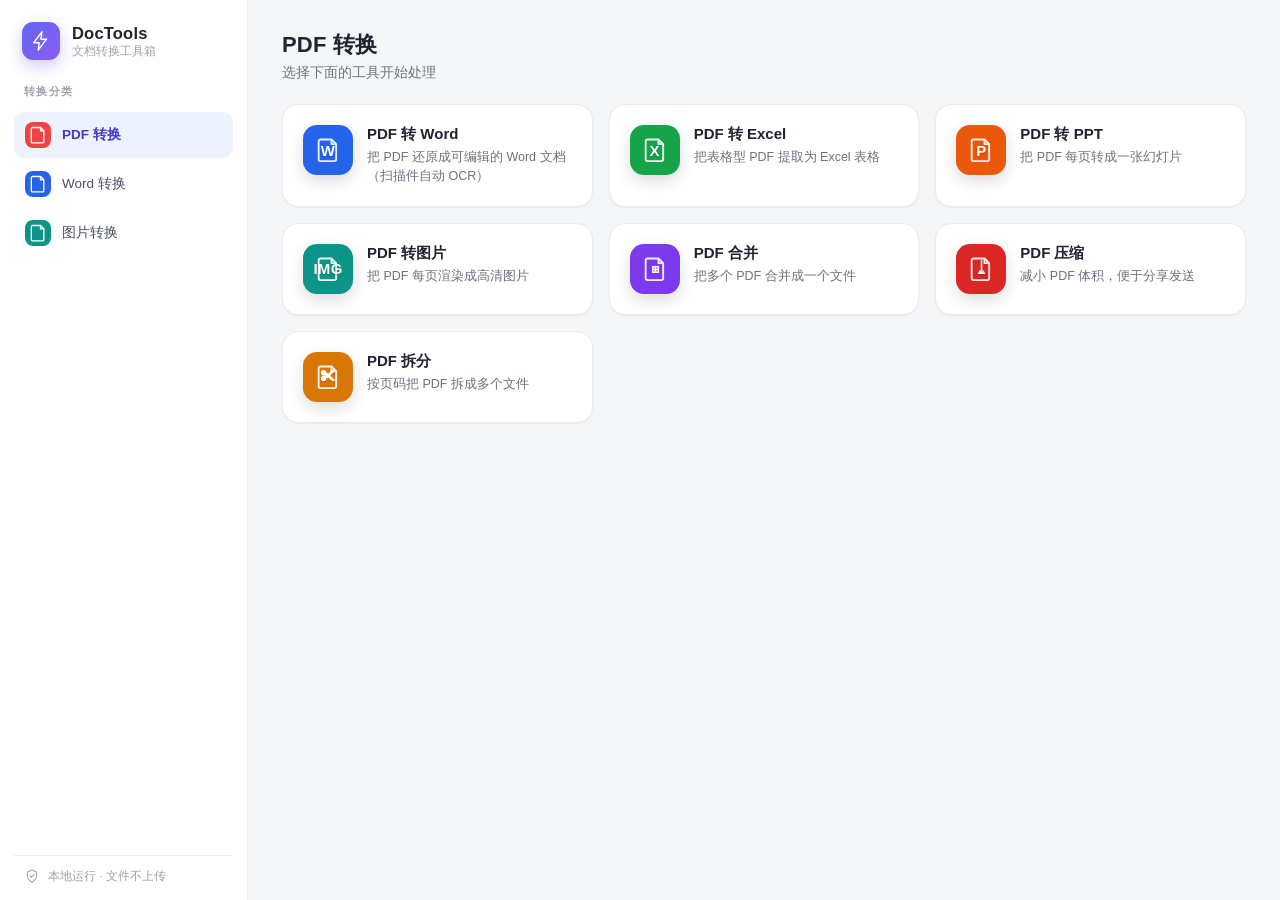
<file: docflow/web/index.html>
<!DOCTYPE html>
<html lang="zh-CN">
<head>
  <meta charset="UTF-8" />
  <meta name="viewport" content="width=device-width, initial-scale=1.0" />
  <title>DocTools — 文档格式转换工具箱</title>
  <link rel="stylesheet" href="style.css" />
</head>
<body>
  <!-- SVG 图标精灵 -->
  <svg width="0" height="0" style="position:absolute" aria-hidden="true">
    <defs>
      <!-- 文档折角底纹：用作卡片/工具彩色块里的白色底图 -->
      <symbol id="i-doc" viewBox="0 0 24 24">
        <path d="M7 3h8l4 4v13a1.5 1.5 0 0 1-1.5 1.5h-12A1.5 1.5 0 0 1 4 20V4.5A1.5 1.5 0 0 1 5.5 3z"
              fill="none" stroke="currentColor" stroke-width="1.6" stroke-linejoin="round"/>
        <path d="M15 3v4h4" fill="none" stroke="currentColor" stroke-width="1.6" stroke-linejoin="round"/>
      </symbol>
      <symbol id="i-back" viewBox="0 0 24 24">
        <path d="M14 6l-6 6 6 6" fill="none" stroke="currentColor" stroke-width="2" stroke-linecap="round" stroke-linejoin="round"/>
      </symbol>
      <symbol id="i-upload" viewBox="0 0 24 24">
        <path d="M12 15V5m0 0L8 9m4-4l4 4" fill="none" stroke="currentColor" stroke-width="1.9" stroke-linecap="round" stroke-linejoin="round"/>
        <path d="M5 15v3a1 1 0 001 1h12a1 1 0 001-1v-3" fill="none" stroke="currentColor" stroke-width="1.9" stroke-linecap="round"/>
      </symbol>
      <symbol id="i-folder" viewBox="0 0 24 24">
        <path d="M3 7a1 1 0 011-1h5l2 2h9a1 1 0 011 1v9a1 1 0 01-1 1H4a1 1 0 01-1-1z" fill="none" stroke="currentColor" stroke-width="1.6" stroke-linejoin="round"/>
      </symbol>
      <symbol id="i-bolt" viewBox="0 0 24 24">
        <path d="M13 2L4 14h6l-1 8 9-12h-6z" fill="none" stroke="currentColor" stroke-width="1.6" stroke-linejoin="round"/>
      </symbol>
      <symbol id="i-shield" viewBox="0 0 24 24">
        <path d="M12 3l7 3v5c0 4.5-3 8-7 10-4-2-7-5.5-7-10V6z" fill="none" stroke="currentColor" stroke-width="1.6" stroke-linejoin="round"/>
        <path d="M9 12l2 2 4-4" fill="none" stroke="currentColor" stroke-width="1.6" stroke-linecap="round" stroke-linejoin="round"/>
      </symbol>
      <symbol id="i-grid" viewBox="0 0 24 24">
        <rect x="4" y="4" width="7" height="7" rx="1.6" fill="none" stroke="currentColor" stroke-width="1.7"/>
        <rect x="13" y="4" width="7" height="7" rx="1.6" fill="none" stroke="currentColor" stroke-width="1.7"/>
        <rect x="4" y="13" width="7" height="7" rx="1.6" fill="none" stroke="currentColor" stroke-width="1.7"/>
        <rect x="13" y="13" width="7" height="7" rx="1.6" fill="none" stroke="currentColor" stroke-width="1.7"/>
      </symbol>
    </defs>
  </svg>

  <div class="app">
    <!-- 侧栏 -->
    <aside class="sidebar" id="sidebar">
      <div class="brand">
        <div class="brand-logo"><svg class="ic"><use href="#i-bolt"/></svg></div>
        <div class="brand-text">
          <div class="brand-name">DocTools</div>
          <div class="brand-sub">文档转换工具箱</div>
        </div>
      </div>

      <div class="nav-title">转换分类</div>
      <nav class="nav" id="nav"><!-- JS 渲染分类 --></nav>

      <div class="sidebar-foot">
        <svg class="ic"><use href="#i-shield"/></svg>
        <span>本地运行 · 文件不上传</span>
      </div>
    </aside>

    <!-- 内容 -->
    <main class="content">
      <!-- ===== 首页（卡片网格） ===== -->
      <section class="home" id="homeView">
        <header class="home-head">
          <h2 id="catTitle">PDF 转换</h2>
          <p id="catSub">选择下面的工具开始处理</p>
        </header>
        <div class="cards" id="cards"><!-- JS 渲染 --></div>
      </section>

      <!-- ===== 处理页（全屏） ===== -->
      <section class="tool" id="toolView" hidden>
        <div class="tool-top">
          <button class="back-btn" id="backBtn" title="返回">
            <svg class="ic"><use href="#i-back"/></svg>
          </button>
          <div class="tool-badge" id="toolBadge"><!-- JS 注入彩色块 --></div>
          <div class="tool-head-text">
            <h1 id="toolName">PDF 转 Word</h1>
            <p id="toolDesc">把 PDF 还原成可编辑的 Word 文档</p>
          </div>
          <div class="engine-badge" id="engineBadge"></div>
        </div>

        <div class="info-banner" id="infoBanner" hidden></div>
        <div class="warn-banner" id="warnBanner" hidden></div>

        <div class="panel">
          <div class="dropzone" id="dropzone">
            <svg class="ic dz-icon"><use href="#i-upload"/></svg>
            <div class="dz-title">点击选择文件，或将文件拖入此处</div>
            <div class="dz-sub" id="dzSub">支持 .pdf</div>
          </div>

          <div class="chips" id="chips"></div>

          <div class="row">
            <label class="field">
              <span class="field-label">输出目录</span>
              <div class="input-wrap">
                <input type="text" id="outDir" value="./output" placeholder="./output" />
                <button class="browse-btn" id="browseBtn" title="选择目录">
                  <svg class="ic"><use href="#i-folder"/></svg>
                </button>
              </div>
            </label>
            <label class="field field-sm">
              <span class="field-label">重名处理</span>
              <select id="conflict">
                <option value="skip">跳过已存在</option>
                <option value="force">覆盖</option>
              </select>
            </label>
          </div>

          <button class="convert-btn" id="convertBtn">
            <svg class="ic"><use href="#i-bolt"/></svg>
            <span>开始转换</span>
          </button>

          <div class="tasks-head">
            <span class="tasks-title">任务列表</span>
            <span class="tasks-count" id="tasksCount">0 / 0 完成</span>
          </div>
          <div class="tasks" id="tasks">
            <div class="tasks-empty" id="tasksEmpty">还没有任务，选择文件后点击「开始转换」。</div>
          </div>
        </div>
      </section>
    </main>
  </div>

  <div class="toast" id="toast" hidden></div>

  <script src="app.js"></script>
</body>
</html>
</file>
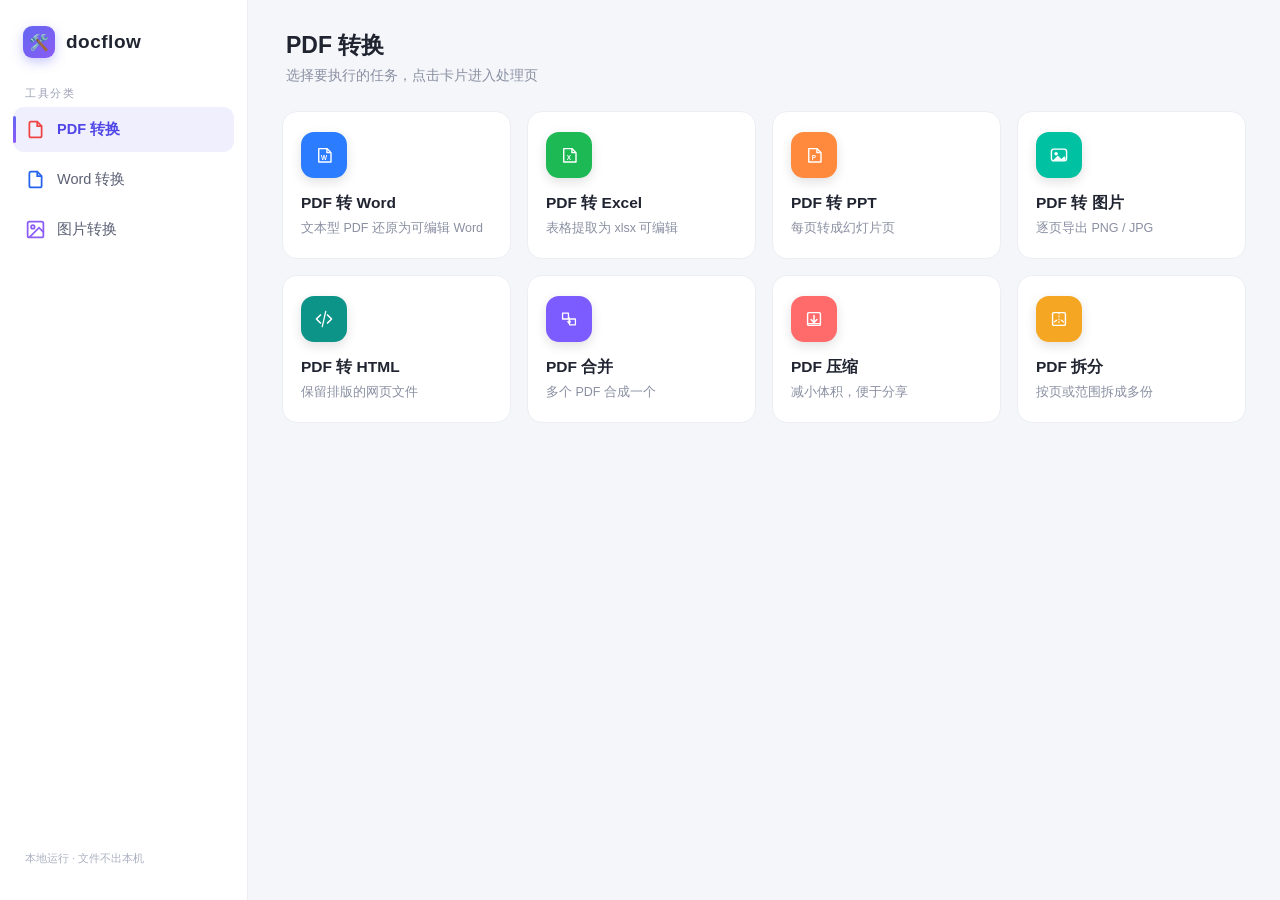
<file: docflow/prototype_ui.html>
<!DOCTYPE html>
<html lang="zh-CN">
<head>
<meta charset="UTF-8">
<meta name="viewport" content="width=device-width, initial-scale=1.0">
<title>docflow 原型 · 卡片式导航</title>
<style>
  :root{
    --bg:#f5f6fa; --side:#ffffff; --line:#eceef4;
    --card:#ffffff; --txt:#1f2430; --sub:#8a90a2;
    --accent:#6366f1; --accent2:#8b5cf6; --act:#4f46e5;
  }
  *{box-sizing:border-box;margin:0;padding:0}
  body{font-family:-apple-system,"Segoe UI","PingFang SC","Microsoft YaHei",sans-serif;
    background:var(--bg);color:var(--txt);height:100vh;overflow:hidden}
  .hub{display:flex;height:100vh}
  .sidebar{width:248px;flex:0 0 248px;background:var(--side);border-right:1px solid var(--line);
    color:var(--txt);display:flex;flex-direction:column;padding:22px 13px}
  .brand{display:flex;align-items:center;gap:11px;padding:4px 10px 22px;font-weight:700;font-size:19px;letter-spacing:.5px}
  .brand .dot{width:32px;height:32px;border-radius:9px;background:linear-gradient(135deg,var(--accent),var(--accent2));
    display:flex;align-items:center;justify-content:center;font-size:16px;box-shadow:0 4px 12px rgba(99,102,241,.35)}
  .nav-cap{font-size:11px;color:#9aa0b5;padding:6px 12px;letter-spacing:1.5px}
  .cat{position:relative;display:flex;align-items:center;gap:11px;padding:12px 12px;border-radius:11px;cursor:pointer;
    color:#5b6175;font-size:14.5px;margin-bottom:5px;transition:.15s}
  .cat:hover{background:#f3f4f9;color:var(--txt)}
  .cat.active{background:rgba(99,102,241,.10);color:var(--act);font-weight:600}
  .cat.active::before{content:"";position:absolute;left:0;top:9px;bottom:9px;width:3px;border-radius:3px;background:linear-gradient(180deg,var(--accent),var(--accent2))}
  .cat .ico{width:21px;height:21px;flex:0 0 21px}
  .side-foot{margin-top:auto;font-size:11px;color:#aab0c0;padding:10px 12px;line-height:1.6}

  .content{flex:1;display:flex;flex-direction:column;overflow:auto}
  .ct-head{padding:30px 38px 8px}
  .ct-head h1{font-size:23px;font-weight:700}
  .ct-head p{color:var(--sub);font-size:13.5px;margin-top:6px}
  .grid{padding:18px 34px 40px;display:grid;grid-template-columns:repeat(auto-fill,minmax(214px,1fr));gap:16px}
  .card{background:var(--card);border:1px solid var(--line);border-radius:15px;padding:20px 18px;cursor:pointer;
    transition:.16s;position:relative}
  .card:hover{transform:translateY(-3px);box-shadow:0 12px 28px rgba(40,50,90,.12);border-color:transparent}
  .card .tile{width:46px;height:46px;border-radius:13px;display:flex;align-items:center;justify-content:center;
    box-shadow:0 4px 12px rgba(0,0,0,.12);margin-bottom:14px}
  .card .tile svg{width:28px;height:28px}
  .card .ctitle{font-size:15.5px;font-weight:650;margin-top:15px}
  .card .cdesc{font-size:12.5px;color:var(--sub);margin-top:5px;line-height:1.5}
  .card .arrow{position:absolute;right:16px;bottom:16px;color:var(--sub);opacity:0;transition:.16s;font-size:15px}
  .card:hover .arrow{opacity:1;color:var(--accent)}

  .work{display:none;flex-direction:column;height:100vh;background:var(--bg)}
  .work.show{display:flex}
  .topbar{height:60px;flex:0 0 60px;background:#fff;border-bottom:1px solid var(--line);
    display:flex;align-items:center;gap:14px;padding:0 22px}
  .back{display:flex;align-items:center;gap:8px;cursor:pointer;color:var(--txt);font-size:14px;
    padding:8px 12px;border-radius:10px;transition:.15s}
  .back:hover{background:#eef0f8}
  .back svg{width:18px;height:18px}
  .topbar .wname{font-weight:650;font-size:15.5px}
  .topbar .wsub{color:var(--sub);font-size:12.5px;margin-left:2px}
  .wbody{flex:1;overflow:auto;padding:34px}
  .panel{max-width:880px;margin:0 auto}
  .drop{border:2px dashed #c7cce0;background:#fff;border-radius:16px;padding:46px 24px;text-align:center;
    cursor:pointer;transition:.15s}
  .drop:hover{border-color:var(--accent);background:#fbfbff}
  .drop .big{font-size:15px;font-weight:600;margin-top:14px}
  .drop .small{color:var(--sub);font-size:12.5px;margin-top:6px}
  .opts{display:flex;flex-wrap:wrap;gap:18px;margin:24px 0;background:#fff;border:1px solid var(--line);
    border-radius:14px;padding:20px 22px}
  .opt{display:flex;flex-direction:column;gap:7px}
  .opt label{font-size:12.5px;color:var(--sub)}
  .opt select,.opt input{font-size:13.5px;padding:8px 11px;border:1px solid var(--line);border-radius:9px;background:#fff;min-width:150px}
  .run{background:linear-gradient(135deg,var(--accent),var(--accent2));color:#fff;border:none;
    padding:13px 30px;border-radius:11px;font-size:14.5px;font-weight:600;cursor:pointer;transition:.15s}
  .run:hover{filter:brightness(1.07)}
  .tasks{margin-top:22px;background:#fff;border:1px solid var(--line);border-radius:14px;overflow:hidden}
  .tasks .th{padding:13px 18px;border-bottom:1px solid var(--line);font-size:13px;color:var(--sub);font-weight:600}
  .task{display:flex;align-items:center;gap:12px;padding:13px 18px;border-bottom:1px solid #f0f2f8;font-size:13.5px}
  .task:last-child{border-bottom:none}
  .task .nm{flex:1;overflow:hidden;text-overflow:ellipsis;white-space:nowrap}
  .bar{width:140px;height:7px;background:#eef0f8;border-radius:6px;overflow:hidden}
  .bar > i{display:block;height:100%;width:0;background:linear-gradient(90deg,var(--accent),var(--accent2));transition:.3s}
  .task .st{font-size:12px;color:var(--sub);width:64px;text-align:right}
  .task.done .st{color:#1aa463}
</style>
</head>
<body>

<!-- ===================== HUB ===================== -->
<div class="hub" id="hub">
  <aside class="sidebar">
    <div class="brand"><span class="dot">🛠️</span> docflow</div>
    <div class="nav-cap">工具分类</div>
    <div class="cat active" data-cat="pdf">
      <svg class="ico" viewBox="0 0 24 24" fill="none" stroke="#ef4444" stroke-width="2"><path d="M14 3H7a2 2 0 0 0-2 2v14a2 2 0 0 0 2 2h10a2 2 0 0 0 2-2V8z"/><path d="M14 3v5h5"/></svg>
      PDF 转换
    </div>
    <div class="cat" data-cat="word">
      <svg class="ico" viewBox="0 0 24 24" fill="none" stroke="#2563eb" stroke-width="2"><path d="M14 3H7a2 2 0 0 0-2 2v14a2 2 0 0 0 2 2h10a2 2 0 0 0 2-2V8z"/><path d="M14 3v5h5"/></svg>
      Word 转换
    </div>
    <div class="cat" data-cat="img">
      <svg class="ico" viewBox="0 0 24 24" fill="none" stroke="#8b5cf6" stroke-width="2"><rect x="3" y="3" width="18" height="18" rx="2"/><circle cx="9" cy="9" r="2"/><path d="M21 15l-5-5L5 21"/></svg>
      图片转换
    </div>
    <div class="side-foot">本地运行 · 文件不出本机</div>
  </aside>

  <main class="content">
    <div class="ct-head">
      <h1 id="catTitle">PDF 转换</h1>
      <p id="catSub">选择要执行的任务，点击卡片进入处理页</p>
    </div>
    <div class="grid" id="grid"></div>
  </main>
</div>

<!-- ===================== 处理页 ===================== -->
<div class="work" id="work">
  <div class="topbar">
    <div class="back" onclick="goHub()">
      <svg viewBox="0 0 24 24" fill="none" stroke="currentColor" stroke-width="2"><path d="M19 12H5"/><path d="M12 19l-7-7 7-7"/></svg>
      返回
    </div>
    <div>
      <span class="wname" id="wName">PDF 转 Word</span>
      <span class="wsub" id="wSub">· 上传文件后点击开始转换</span>
    </div>
  </div>
  <div class="wbody">
    <div class="panel">
      <div class="drop" onclick="fakePick()">
        <svg width="40" height="40" viewBox="0 0 24 24" fill="none" stroke="#6366f1" stroke-width="1.8" style="margin:0 auto;display:block"><path d="M21 15v4a2 2 0 0 1-2 2H5a2 2 0 0 1-2-2v-4"/><path d="M17 8l-5-5-5 5"/><path d="M12 3v12"/></svg>
        <div class="big">点击或拖拽文件到此处</div>
        <div class="small">支持批量 · 也可从电脑选择多个文件</div>
      </div>

      <div class="opts">
        <div class="opt"><label>输出格式</label><select><option>.docx</option><option>.doc</option><option>.rtf</option><option>.txt</option></select></div>
        <div class="opt"><label>页码范围</label><input placeholder="如 1-3,5 留空=全部"></div>
        <div class="opt"><label>同名冲突</label><select><option>覆盖</option><option>跳过</option><option>加序号</option></select></div>
        <div class="opt"><label>输出目录</label><input value="与原文件同目录" style="min-width:200px"></div>
      </div>

      <button class="run" onclick="fakeRun()">开始转换</button>

      <div class="tasks" id="tasks" style="display:none">
        <div class="th">任务列表</div>
        <div id="taskList"></div>
      </div>
    </div>
  </div>
</div>

<script>
// hipdf 风格：彩色圆角方块 + 白色文档/符号
function docIcon(color, sym){
  return `<svg viewBox="0 0 48 48">
    <rect width="48" height="48" rx="13" fill="${color}"/>
    <path d="M15 13h14l7 7v16H15V13z" fill="none" stroke="#fff" stroke-width="2.4" stroke-linejoin="round"/>
    <path d="M29 13v7h7" fill="none" stroke="#fff" stroke-width="2.4" stroke-linejoin="round"/>
    <text x="24" y="33" text-anchor="middle" font-size="11" font-weight="800" fill="#fff">${sym}</text>
  </svg>`;
}
function photoIcon(color){
  return `<svg viewBox="0 0 48 48">
    <rect width="48" height="48" rx="13" fill="${color}"/>
    <rect x="11" y="14" width="26" height="20" rx="4" fill="none" stroke="#fff" stroke-width="2.4"/>
    <circle cx="19" cy="22" r="3" fill="#fff"/>
    <path d="M13 34l9-9 6 6 5-5 2 2v6H13z" fill="#fff" opacity=".95"/>
  </svg>`;
}
function codeIcon(color){
  return `<svg viewBox="0 0 48 48">
    <rect width="48" height="48" rx="13" fill="${color}"/>
    <path d="M18 17l-7 7 7 7" fill="none" stroke="#fff" stroke-width="2.6" stroke-linecap="round" stroke-linejoin="round"/>
    <path d="M30 17l7 7-7 7" fill="none" stroke="#fff" stroke-width="2.6" stroke-linecap="round" stroke-linejoin="round"/>
    <path d="M27 11l-6 26" fill="none" stroke="#fff" stroke-width="2.2" stroke-linecap="round"/>
  </svg>`;
}
function mergeIcon(color){
  return `<svg viewBox="0 0 48 48">
    <rect width="48" height="48" rx="13" fill="${color}"/>
    <path d="M13 14h10v10H13z" fill="none" stroke="#fff" stroke-width="2.2" stroke-linejoin="round"/>
    <path d="M25 24h10v10H25z" fill="none" stroke="#fff" stroke-width="2.2" stroke-linejoin="round"/>
    <path d="M23 20v8h-3l4 5 4-5h-3v-8" fill="#fff"/>
  </svg>`;
}
function compressIcon(color){
  return `<svg viewBox="0 0 48 48">
    <rect width="48" height="48" rx="13" fill="${color}"/>
    <path d="M15 13h18a2 2 0 0 1 2 2v18a2 2 0 0 1-2 2H15a2 2 0 0 1-2-2V15a2 2 0 0 1 2-2z" fill="none" stroke="#fff" stroke-width="2.4" stroke-linejoin="round"/>
    <path d="M24 18v10" stroke="#fff" stroke-width="2.6" stroke-linecap="round"/>
    <path d="M19 25l5 5 5-5" fill="none" stroke="#fff" stroke-width="2.6" stroke-linecap="round" stroke-linejoin="round"/>
    <path d="M14 32h20" stroke="#fff" stroke-width="2" stroke-linecap="round"/>
  </svg>`;
}
function splitIcon(color){
  return `<svg viewBox="0 0 48 48">
    <rect width="48" height="48" rx="13" fill="${color}"/>
    <path d="M15 13h18a2 2 0 0 1 2 2v18a2 2 0 0 1-2 2H15a2 2 0 0 1-2-2V15a2 2 0 0 1 2-2z" fill="none" stroke="#fff" stroke-width="2.4" stroke-linejoin="round"/>
    <path d="M24 13v20" stroke="#fff" stroke-width="1.8" stroke-dasharray="3 2"/>
    <path d="M28 26l4 3" stroke="#fff" stroke-width="2" stroke-linecap="round"/>
    <path d="M20 26l-4 3" stroke="#fff" stroke-width="2" stroke-linecap="round"/>
  </svg>`;
}
function tile(kind,color){
  let svg='';
  switch(kind){
    case 'word':  svg=docIcon(color,'W'); break;
    case 'excel': svg=docIcon(color,'X'); break;
    case 'ppt':   svg=docIcon(color,'P'); break;
    case 'pdf':   svg=docIcon(color,'PDF'); break;
    case 'img':   svg=photoIcon(color); break;
    case 'html':  svg=codeIcon(color); break;
    case 'merge': svg=mergeIcon(color); break;
    case 'compress': svg=compressIcon(color); break;
    case 'split': svg=splitIcon(color); break;
  }
  return `<div class="tile" style="background:${color}">${svg}</div>`;
}

const DATA = {
  pdf: { title:"PDF 转换", sub:"选择要执行的任务，点击卡片进入处理页", cards:[
    {t:"PDF 转 Word",  d:"文本型 PDF 还原为可编辑 Word", kind:"word",   color:"#2b7cff"},
    {t:"PDF 转 Excel", d:"表格提取为 xlsx 可编辑",        kind:"excel",  color:"#1db954"},
    {t:"PDF 转 PPT",   d:"每页转成幻灯片页",              kind:"ppt",    color:"#ff8a3d"},
    {t:"PDF 转 图片",  d:"逐页导出 PNG / JPG",            kind:"img",    color:"#00c2a2"},
    {t:"PDF 转 HTML",  d:"保留排版的网页文件",            kind:"html",   color:"#0d9488"},
    {t:"PDF 合并",     d:"多个 PDF 合成一个",             kind:"merge",  color:"#7c5cff"},
    {t:"PDF 压缩",     d:"减小体积，便于分享",            kind:"compress",color:"#ff6b6b"},
    {t:"PDF 拆分",     d:"按页或范围拆成多份",            kind:"split",  color:"#f5a623"},
  ]},
  word: { title:"Word 转换", sub:"示例占位 · 当前已实现 Word 转 PDF", cards:[
    {t:"Word 转 PDF",  d:"保持排版导出 PDF",   kind:"pdf", color:"#ed4b4b"},
    {t:"Word 转 图片", d:"渲染为高清图片",     kind:"img", color:"#00c2a2"},
  ]},
  img: { title:"图片转换", sub:"示例占位 · 后续扩展", cards:[
    {t:"图片 转 PDF",  d:"多张图合成 PDF",     kind:"pdf", color:"#ed4b4b"},
    {t:"图片 转 Word", d:"OCR 识别后转文档",   kind:"word",color:"#2b7cff"},
  ]},
};

function render(cat){
  const d = DATA[cat];
  document.getElementById('catTitle').textContent = d.title;
  document.getElementById('catSub').textContent = d.sub;
  const grid = document.getElementById('grid');
  grid.innerHTML = d.cards.map(c=>`
    <div class="card" onclick="goWork('${c.t}')">
      ${tile(c.kind,c.color)}
      <div class="ctitle">${c.t}</div>
      <div class="cdesc">${c.d}</div>
      <div class="arrow">→</div>
    </div>`).join('');
}

document.querySelectorAll('.cat').forEach(el=>{
  el.addEventListener('click',()=>{
    document.querySelectorAll('.cat').forEach(x=>x.classList.remove('active'));
    el.classList.add('active');
    render(el.dataset.cat);
  });
});

function goWork(name){
  document.getElementById('hub').style.display='none';
  const w=document.getElementById('work'); w.classList.add('show');
  document.getElementById('wName').textContent=name;
}
function goHub(){
  document.getElementById('work').classList.remove('show');
  document.getElementById('hub').style.display='flex';
}

function fakePick(){
  document.getElementById('tasks').style.display='block';
  document.getElementById('taskList').innerHTML =
    ['report.pdf','合同.pdf','讲义.pdf'].map(n=>`
      <div class="task"><div class="nm">${n}</div>
      <div class="bar"><i style="width:0%"></i></div><div class="st">等待中</div></div>`).join('');
}
function fakeRun(){
  document.querySelectorAll('.task').forEach((t,idx)=>{
    const bar=t.querySelector('.bar > i'), st=t.querySelector('.st');
    st.textContent='转换中';
    let p=0; const id=setInterval(()=>{
      p+=12+Math.random()*16; if(p>=100){p=100;clearInterval(id);st.textContent='完成';t.classList.add('done');}
      bar.style.width=p+'%';
    },180+idx*40);
  });
}

render('pdf');
</script>
</body>
</html>
</file>
<file: docflow/web/style.css>
:root {
  --bg: #f5f6f8;
  --card: #ffffff;
  --ink: #1f2430;
  --ink-2: #6b7280;
  --ink-3: #9aa1b0;
  --line: #e9ebf0;
  --line-2: #f0f2f6;
  --accent: #6366f1;
  --accent-2: #8b5cf6;
  --accent-soft: #eef2ff;
  --radius: 16px;
  --shadow: 0 1px 2px rgba(16,24,40,.05), 0 10px 26px rgba(16,24,40,.06);
  --shadow-sm: 0 1px 2px rgba(16,24,40,.06);
  --sidebar-bg: #ffffff;
  --sidebar-line: #ebedf2;
  --sidebar-ink: #4b5263;
  --sidebar-ink-2: #9aa1b0;
  --nav-active: #eef2ff;
  --nav-active-ink: #4338ca;
  --font: -apple-system, BlinkMacSystemFont, "Segoe UI", "PingFang SC",
          "Microsoft YaHei", "Hiragino Sans GB", Roboto, Helvetica, Arial, sans-serif;
}

* { box-sizing: border-box; margin: 0; padding: 0; }

/* 关键：.home/.tool 等写了 display:flex，会覆盖 UA 的 [hidden]{display:none}。
   这里强制 [hidden] 生效，否则点卡片后首页卡片与处理页会叠加显示。 */
[hidden] { display: none !important; }

html, body { height: 100%; }

body {
  font-family: var(--font);
  color: var(--ink);
  background: var(--bg);
  -webkit-font-smoothing: antialiased;
  overflow: hidden;
}

.ic { width: 20px; height: 20px; display: block; }

.app { display: flex; height: 100vh; }

/* ---------- 侧栏（白底） ---------- */
.sidebar {
  width: 248px;
  flex: 0 0 248px;
  background: var(--sidebar-bg);
  border-right: 1px solid var(--sidebar-line);
  display: flex;
  flex-direction: column;
  padding: 22px 14px 14px;
}

.brand { display: flex; align-items: center; gap: 12px; padding: 0 8px 20px; }
.brand-logo {
  width: 38px; height: 38px; border-radius: 11px;
  background: linear-gradient(135deg, var(--accent), var(--accent-2));
  display: grid; place-items: center; color: #fff;
  box-shadow: 0 6px 16px rgba(99,102,241,.32);
}
.brand-logo .ic { width: 22px; height: 22px; }
.brand-name { font-size: 16.5px; font-weight: 700; color: var(--ink); letter-spacing: .2px; }
.brand-sub { font-size: 11.5px; color: var(--sidebar-ink-2); margin-top: 1px; }

.nav-title {
  font-size: 11px; font-weight: 700; letter-spacing: 1.4px;
  text-transform: uppercase; color: var(--sidebar-ink-2);
  padding: 4px 10px 10px;
}

.nav { flex: 1; overflow-y: auto; }
.nav-item {
  display: flex; align-items: center; gap: 11px;
  padding: 10px 11px; margin: 3px 0; border-radius: 11px;
  color: var(--sidebar-ink); cursor: pointer;
  font-size: 13.5px; font-weight: 500;
  position: relative; transition: background .15s, color .15s;
  user-select: none;
}
.nav-item:hover { background: #f3f4f8; color: var(--ink); }
.nav-item.active { background: var(--nav-active); color: var(--nav-active-ink); font-weight: 600; }
.nav-item.active::before {
  content: ""; position: absolute; left: -14px; top: 9px; bottom: 9px;
  width: 3px; border-radius: 0 3px 3px 0;
  background: linear-gradient(180deg, var(--accent), var(--accent-2));
}
.nav-cat-dot {
  width: 26px; height: 26px; border-radius: 8px; flex: 0 0 26px;
  display: grid; place-items: center; color: #fff; font-size: 12px; font-weight: 800;
}

.sidebar-foot {
  display: flex; align-items: center; gap: 8px;
  padding: 12px 10px 2px; font-size: 11.5px; color: var(--sidebar-ink-2);
  border-top: 1px solid var(--sidebar-line); margin-top: 8px;
}
.sidebar-foot .ic { width: 16px; height: 16px; }

/* ---------- 内容 ---------- */
.content { flex: 1; display: flex; flex-direction: column; overflow: hidden; }

/* ===== 首页 ===== */
.home { flex: 1; display: flex; flex-direction: column; padding: 30px 34px; overflow-y: auto; }
.home-head { margin-bottom: 22px; }
.home-head h2 { font-size: 22px; font-weight: 700; letter-spacing: .2px; }
.home-head p { font-size: 13.5px; color: var(--ink-2); margin-top: 4px; }

.cards {
  display: grid;
  grid-template-columns: repeat(auto-fill, minmax(232px, 1fr));
  gap: 16px;
  align-content: start;
}

.card {
  background: var(--card); border: 1px solid var(--line);
  border-radius: var(--radius); box-shadow: var(--shadow-sm);
  padding: 20px; cursor: pointer; display: flex; gap: 14px; align-items: flex-start;
  transition: transform .12s, box-shadow .15s, border-color .15s;
}
.card:hover {
  transform: translateY(-2px);
  box-shadow: var(--shadow);
  border-color: #dfe2ea;
}

/* 彩色圆角块：卡片 / 工具图标 */
.tool-badge {
  width: 50px; height: 50px; border-radius: 14px; flex: 0 0 50px;
  display: grid; place-items: center; position: relative; overflow: hidden;
  box-shadow: 0 6px 16px rgba(16,24,40,.14);
}
.tool-badge .badge-doc {
  position: absolute; inset: 0; width: 100%; height: 100%;
  color: #fff; opacity: .9; padding: 11px;
}
.tool-badge .badge-tag {
  position: relative; color: #fff; font-weight: 800; font-size: 15px;
  letter-spacing: .3px; text-shadow: 0 1px 2px rgba(0,0,0,.18);
}
.tool-badge.lg { width: 46px; height: 46px; border-radius: 13px; flex: 0 0 46px; }

.card-body { min-width: 0; }
.card-name { font-size: 15px; font-weight: 700; color: var(--ink); }
.card-desc {
  font-size: 12.5px; color: var(--ink-2); margin-top: 4px; line-height: 1.5;
  display: -webkit-box; -webkit-line-clamp: 2; -webkit-box-orient: vertical; overflow: hidden;
}

/* ===== 处理页 ===== */
.tool { flex: 1; display: flex; flex-direction: column; min-height: 0; padding: 24px 30px; overflow-y: auto; }
.tool-top { display: flex; align-items: center; gap: 14px; margin-bottom: 18px; }
.back-btn {
  width: 38px; height: 38px; border: 1px solid var(--line); background: #fff;
  border-radius: 11px; cursor: pointer; display: grid; place-items: center;
  color: var(--ink-2); flex: 0 0 38px; transition: background .15s, color .15s;
}
.back-btn:hover { background: #f3f4f8; color: var(--ink); }
.back-btn .ic { width: 20px; height: 20px; }
.tool-head-text { min-width: 0; }
.tool-head-text h1 { font-size: 20px; font-weight: 700; letter-spacing: .2px; }
.tool-head-text p { font-size: 13px; color: var(--ink-2); margin-top: 2px; }

.engine-badge {
  margin-left: auto; font-size: 12px; font-weight: 600; color: var(--ink-2);
  background: #fff; border: 1px solid var(--line);
  padding: 7px 13px; border-radius: 999px; box-shadow: var(--shadow-sm);
}

.info-banner {
  background: var(--accent-soft); border: 1px solid #dbe2ff; color: #4338ca;
  padding: 11px 15px; border-radius: 12px; font-size: 13px;
  margin-bottom: 16px; line-height: 1.5;
}
.warn-banner {
  background: #fff4f4; border: 1px solid #fbd5d5; color: #b42318;
  padding: 11px 15px; border-radius: 12px; font-size: 13px;
  margin-bottom: 16px; line-height: 1.5;
}

.panel {
  background: var(--card); border: 1px solid var(--line);
  border-radius: var(--radius); box-shadow: var(--shadow);
  padding: 22px; width: 100%;
  flex: 1 1 auto; display: flex; flex-direction: column; min-height: 0;
}

.dropzone {
  border: 1.5px dashed #cdd3e0; border-radius: 14px;
  background: #fafbfd; padding: 34px 20px; text-align: center;
  cursor: pointer; transition: border-color .15s, background .15s;
  flex: 0 0 auto;
}
.dropzone:hover { border-color: var(--accent); background: var(--accent-soft); }
.dz-icon { width: 34px; height: 34px; margin: 0 auto 10px; color: var(--accent); }
.dz-title { font-size: 14.5px; font-weight: 600; color: var(--ink); }
.dz-sub { font-size: 12.5px; color: var(--ink-2); margin-top: 5px; }

.chips { display: flex; flex-wrap: wrap; gap: 8px; margin: 14px 0 4px; }
.chip {
  display: inline-flex; align-items: center; gap: 7px;
  background: #f1f3f8; border: 1px solid var(--line);
  padding: 6px 10px; border-radius: 9px; font-size: 12.5px; color: var(--ink);
}
.chip .x {
  cursor: pointer; color: var(--ink-2); font-weight: 700;
  width: 16px; height: 16px; display: grid; place-items: center; border-radius: 5px;
}
.chip .x:hover { background: #e3e6ee; color: var(--red); }

.row { display: flex; gap: 14px; margin-top: 18px; align-items: flex-end; flex: 0 0 auto; }
.field { flex: 1; display: flex; flex-direction: column; gap: 6px; }
.field-sm { flex: 0 0 170px; }
.field-label { font-size: 12px; font-weight: 600; color: var(--ink-2); }
.input-wrap { display: flex; align-items: center; gap: 8px; }
.input-wrap input, select {
  width: 100%; height: 40px; border: 1px solid var(--line);
  border-radius: 10px; padding: 0 12px; font-size: 13.5px;
  font-family: var(--font); color: var(--ink); background: #fff;
  outline: none; transition: border-color .15s, box-shadow .15s;
}
.input-wrap input:focus, select:focus {
  border-color: var(--accent); box-shadow: 0 0 0 3px var(--accent-soft);
}
.browse-btn {
  flex: 0 0 40px; height: 40px; border: 1px solid var(--line);
  background: #fff; border-radius: 10px; cursor: pointer;
  display: grid; place-items: center; color: var(--ink-2);
  transition: background .15s, color .15s;
}
.browse-btn:hover { background: #f1f3f8; color: var(--accent); }
.browse-btn .ic { width: 18px; height: 18px; }

.convert-btn {
  margin-top: 20px; width: 100%; height: 48px; border: none; flex: 0 0 auto;
  border-radius: 12px; cursor: pointer;
  background: linear-gradient(135deg, var(--accent), var(--accent-2));
  color: #fff; font-size: 15px; font-weight: 700; font-family: var(--font);
  display: flex; align-items: center; justify-content: center; gap: 9px;
  box-shadow: 0 10px 22px rgba(99,102,241,.28);
  transition: transform .12s, box-shadow .15s, opacity .15s;
}
.convert-btn:hover { transform: translateY(-1px); box-shadow: 0 14px 28px rgba(99,102,241,.36); }
.convert-btn:active { transform: translateY(0); }
.convert-btn:disabled { opacity: .5; cursor: not-allowed; transform: none; box-shadow: none; }
.convert-btn .ic { width: 20px; height: 20px; }

/* ---------- 任务列表 ---------- */
.tasks-head {
  display: flex; align-items: center; justify-content: space-between;
  margin: 22px 2px 10px; flex: 0 0 auto;
}
.tasks-title { font-size: 13px; font-weight: 700; color: var(--ink); }
.tasks-count { font-size: 12.5px; color: var(--ink-2); }
.tasks {
  border: 1px solid var(--line); border-radius: 12px;
  background: #fff; overflow-y: auto;
  flex: 1 1 auto; min-height: 140px;
}
.tasks-empty { padding: 18px; font-size: 13px; color: var(--ink-2); text-align: center; }

.task {
  display: flex; align-items: center; gap: 11px;
  padding: 11px 14px; border-top: 1px solid var(--line-2); font-size: 13px;
}
.task:first-child { border-top: none; }
.task-name { flex: 1; overflow: hidden; text-overflow: ellipsis; white-space: nowrap; color: var(--ink); }
.task-out { font-size: 11.5px; color: var(--ink-2); max-width: 230px; overflow: hidden; text-overflow: ellipsis; white-space: nowrap; }
.task-status {
  flex: 0 0 auto; font-size: 11.5px; font-weight: 600; padding: 3px 9px; border-radius: 999px;
}
.status-running { background: #eef2ff; color: var(--accent); }
.status-done { background: #e7f7ee; color: var(--green); }
.status-skipped { background: #f1f3f8; color: var(--ink-2); }
.status-error { background: #fdecec; color: var(--red); }
.spinner {
  width: 14px; height: 14px; border: 2px solid #c7d2fe; border-top-color: var(--accent);
  border-radius: 50%; animation: spin .7s linear infinite; flex: 0 0 auto;
}
@keyframes spin { to { transform: rotate(360deg); } }

/* ---------- Toast ---------- */
.toast {
  position: fixed; left: 50%; bottom: 26px; transform: translateX(-50%) translateY(10px);
  background: #1f2430; color: #fff; padding: 11px 18px; border-radius: 11px;
  font-size: 13px; box-shadow: 0 12px 30px rgba(0,0,0,.25);
  opacity: 0; transition: opacity .2s, transform .2s; pointer-events: none; z-index: 50;
}
.toast.show { opacity: 1; transform: translateX(-50%) translateY(0); }

/* 滚动条 */
::-webkit-scrollbar { width: 9px; height: 9px; }
::-webkit-scrollbar-thumb { background: #d4d8e2; border-radius: 6px; }
::-webkit-scrollbar-thumb:hover { background: #c0c5d2; }

/* ---------- 选项行（如「保留章节导航」） ---------- */
.option-row { margin-top: 16px; flex: 0 0 auto; }
.checkbox {
  display: flex; align-items: flex-start; gap: 10px; cursor: pointer;
  font-size: 13px; color: var(--ink-2); line-height: 1.5; user-select: none;
}
.checkbox input {
  width: 17px; height: 17px; margin: 1px 0 0; flex: 0 0 17px;
  accent-color: var(--accent); cursor: pointer;
}
</file>
